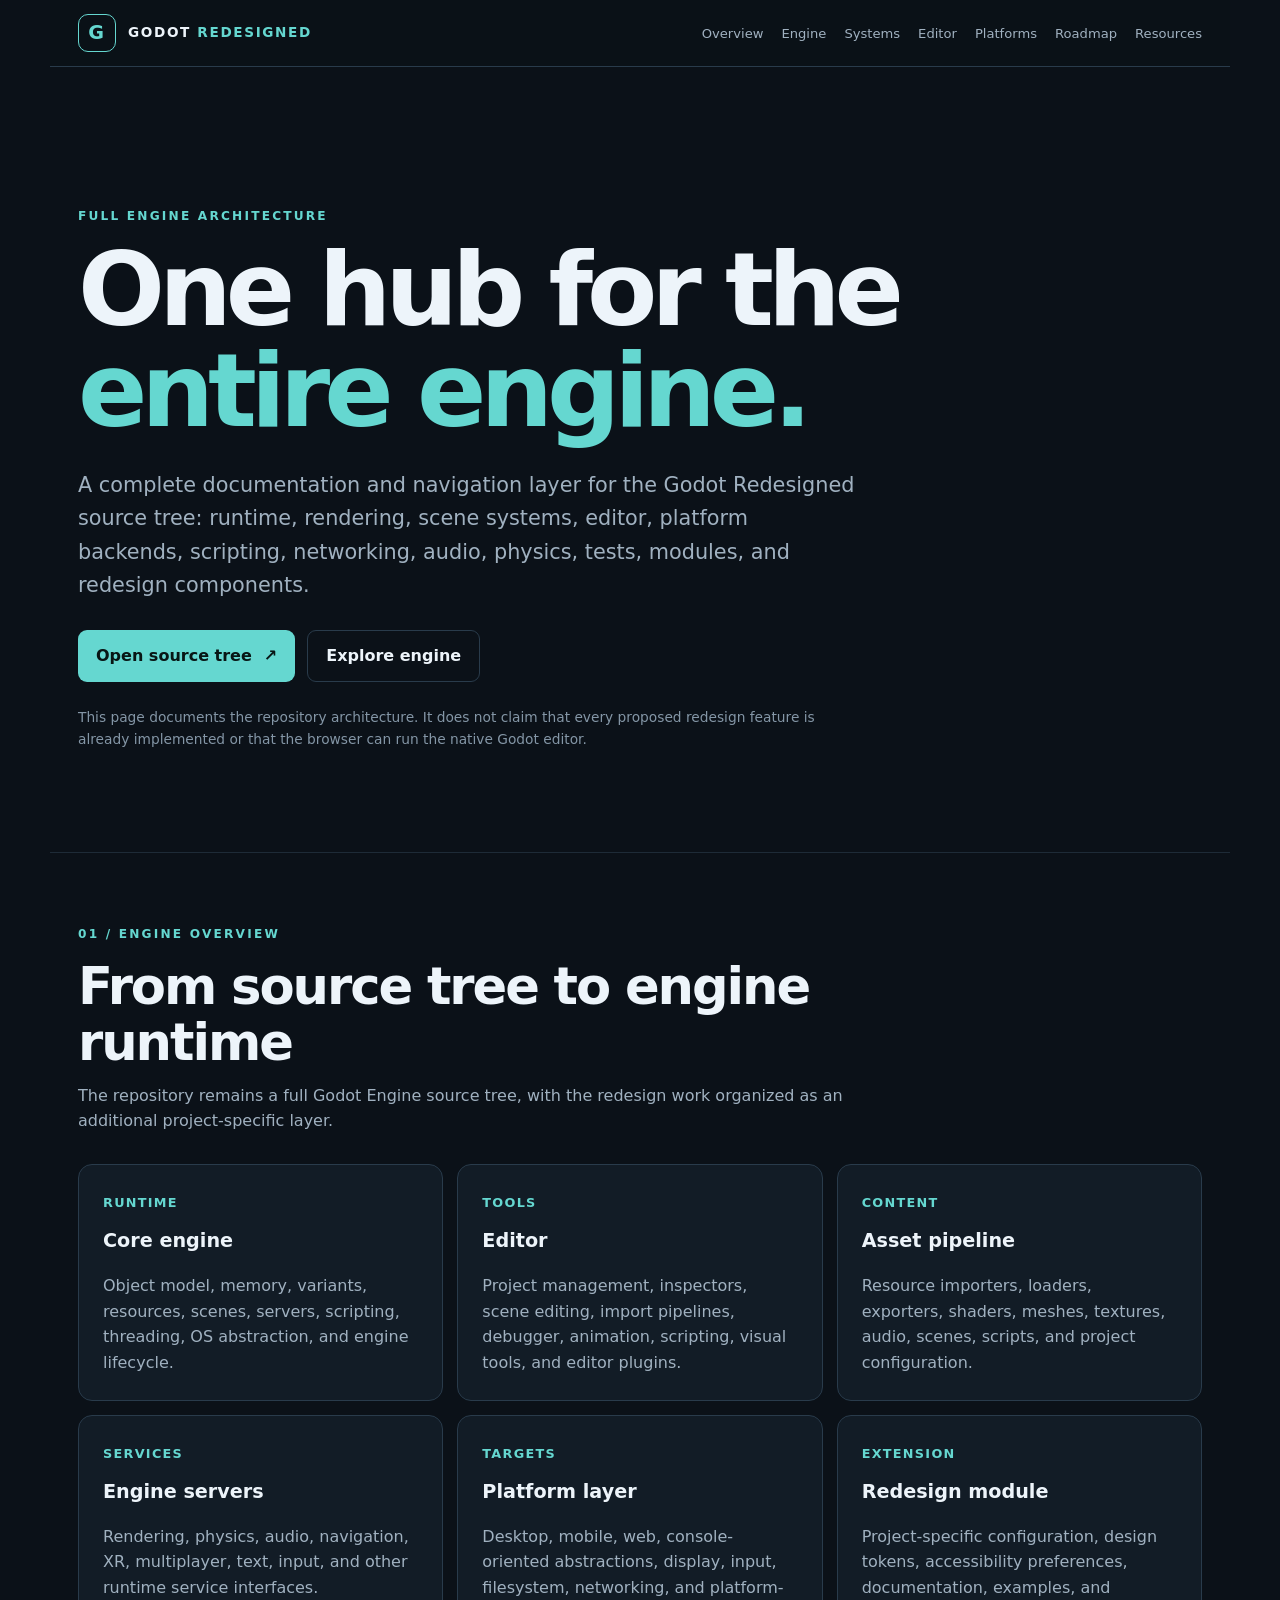
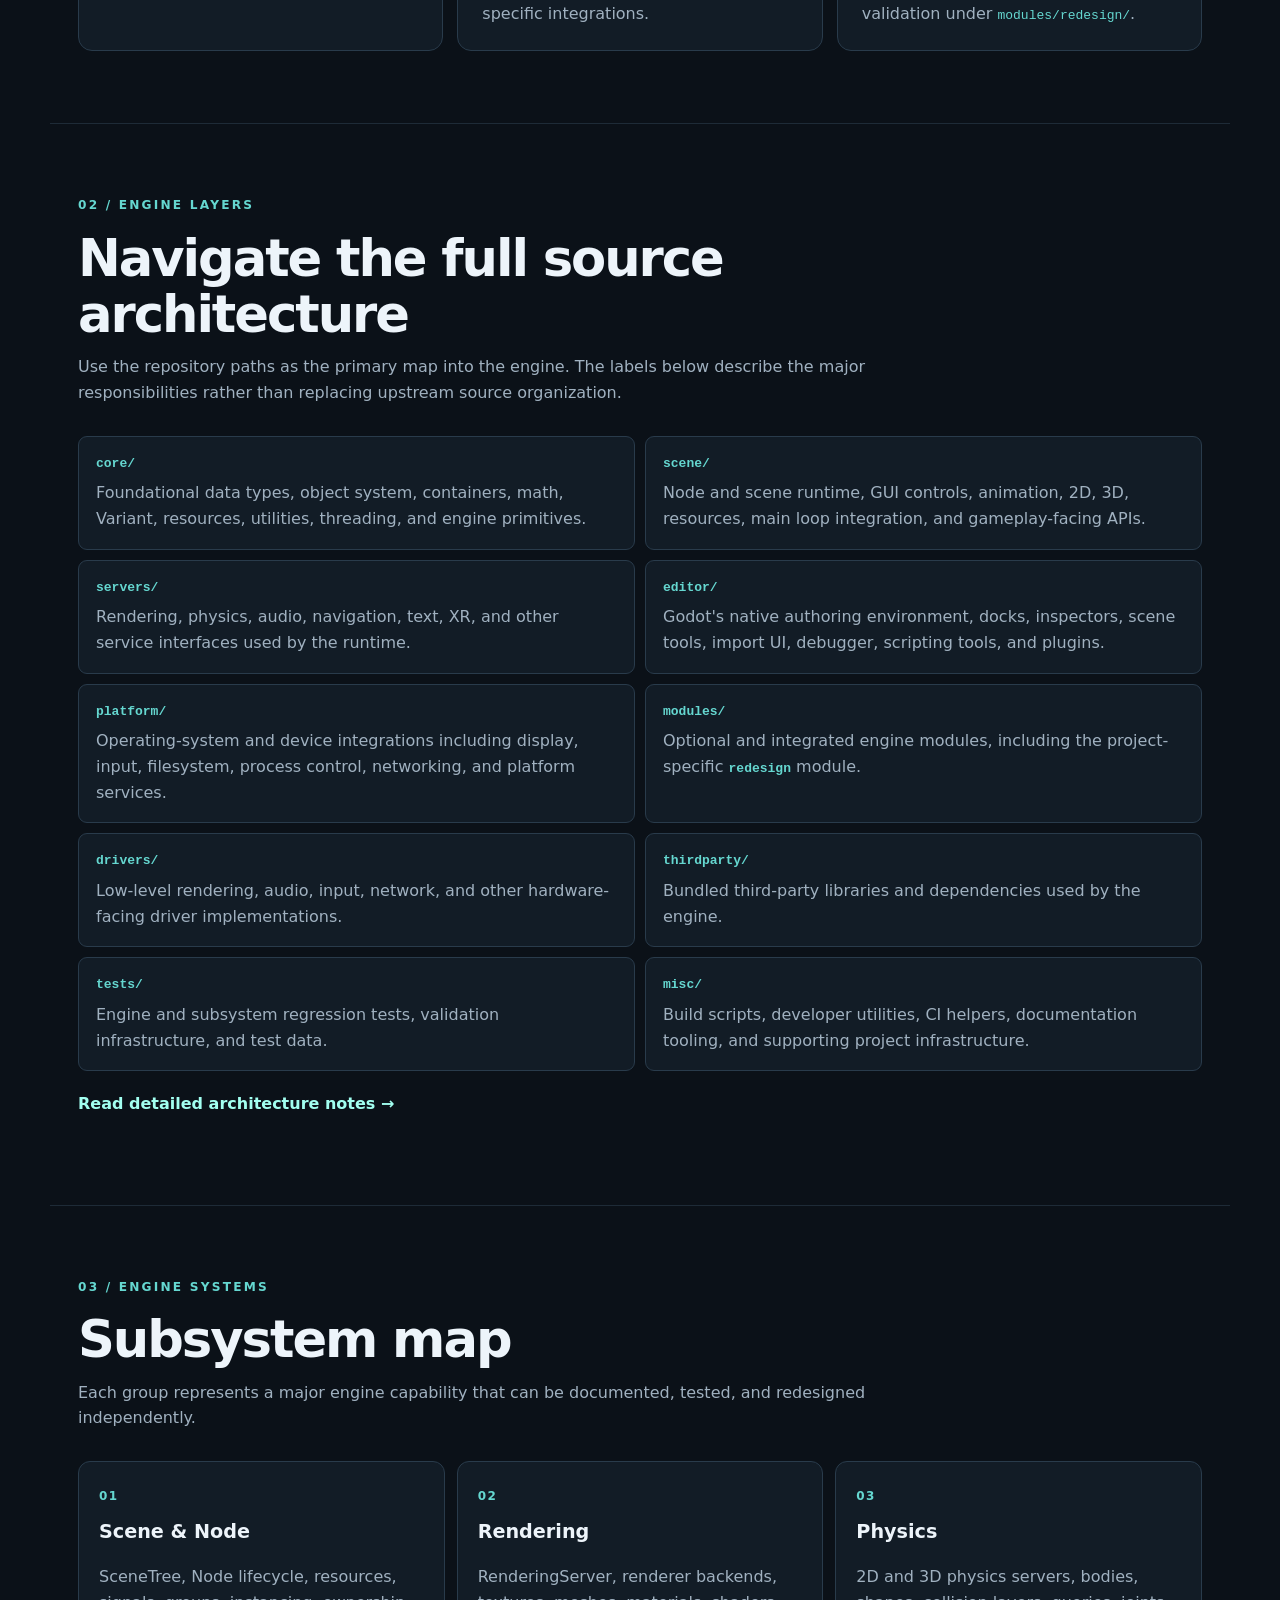
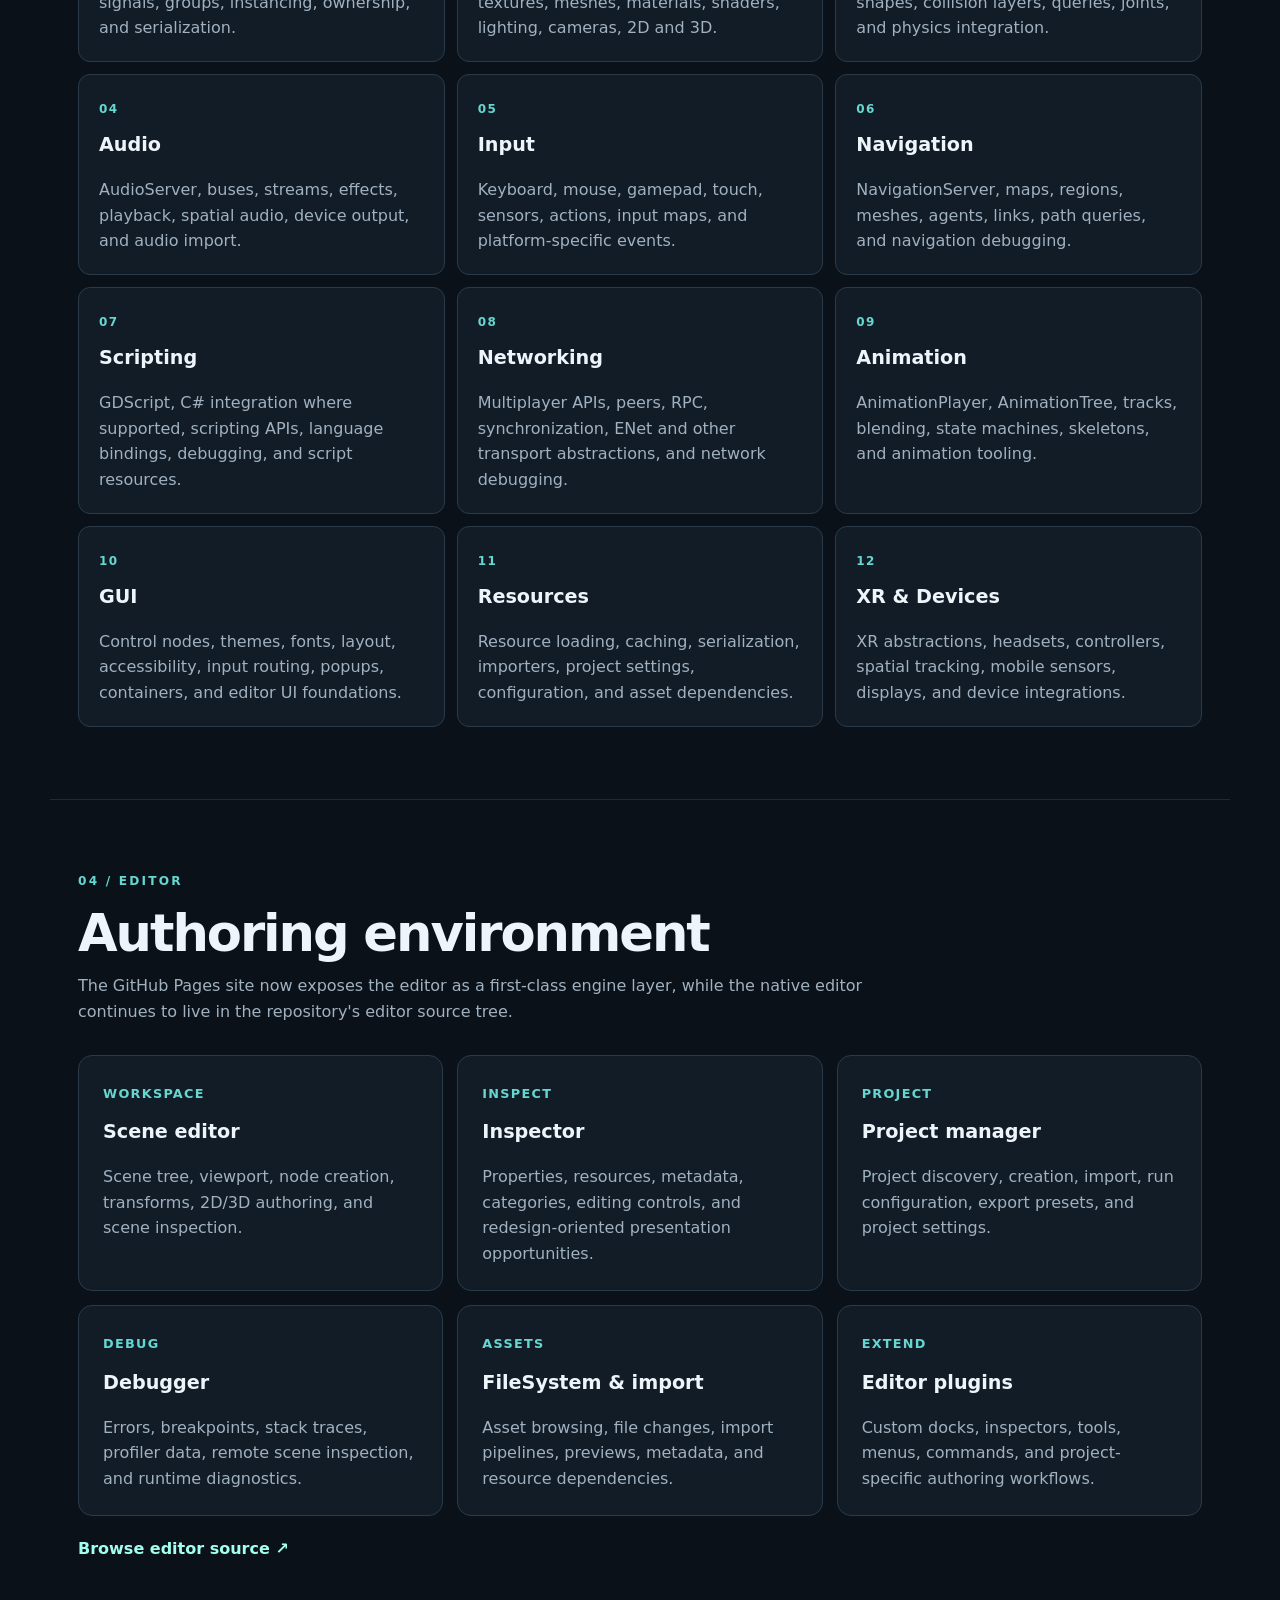
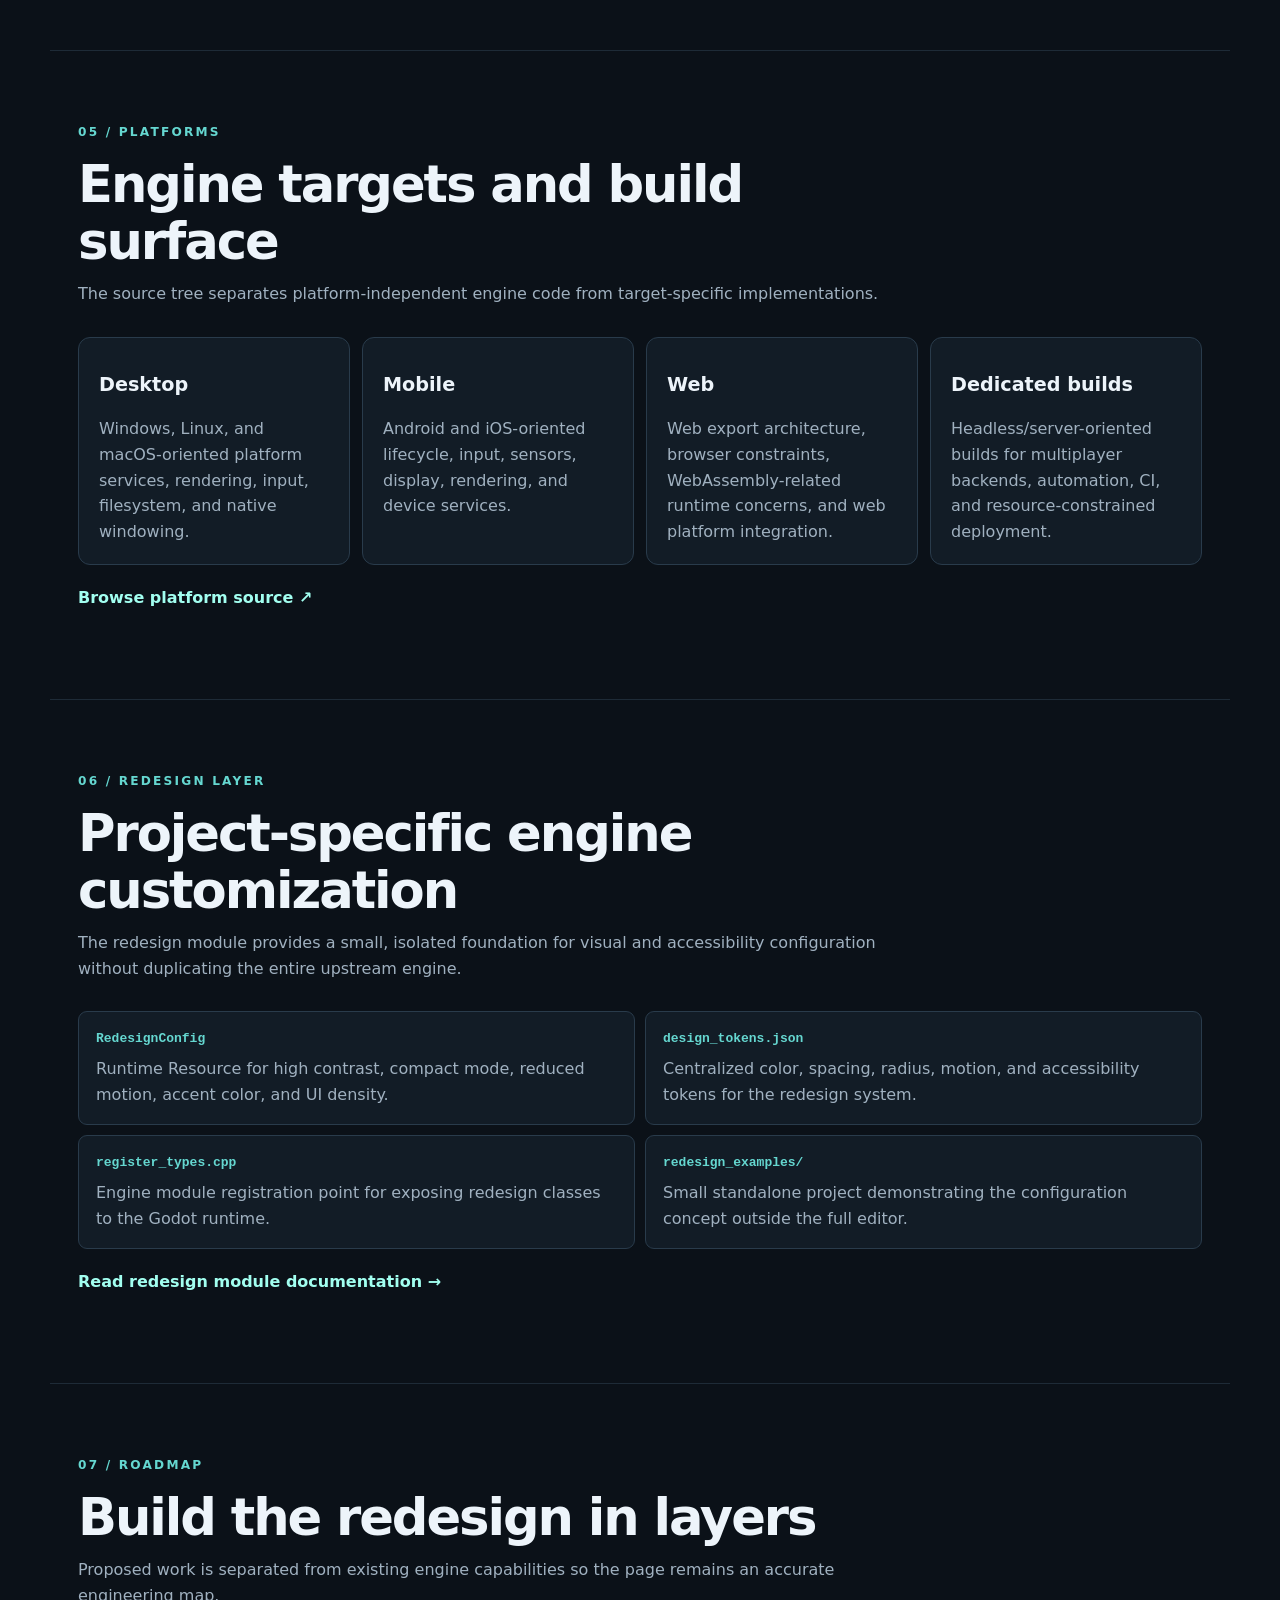
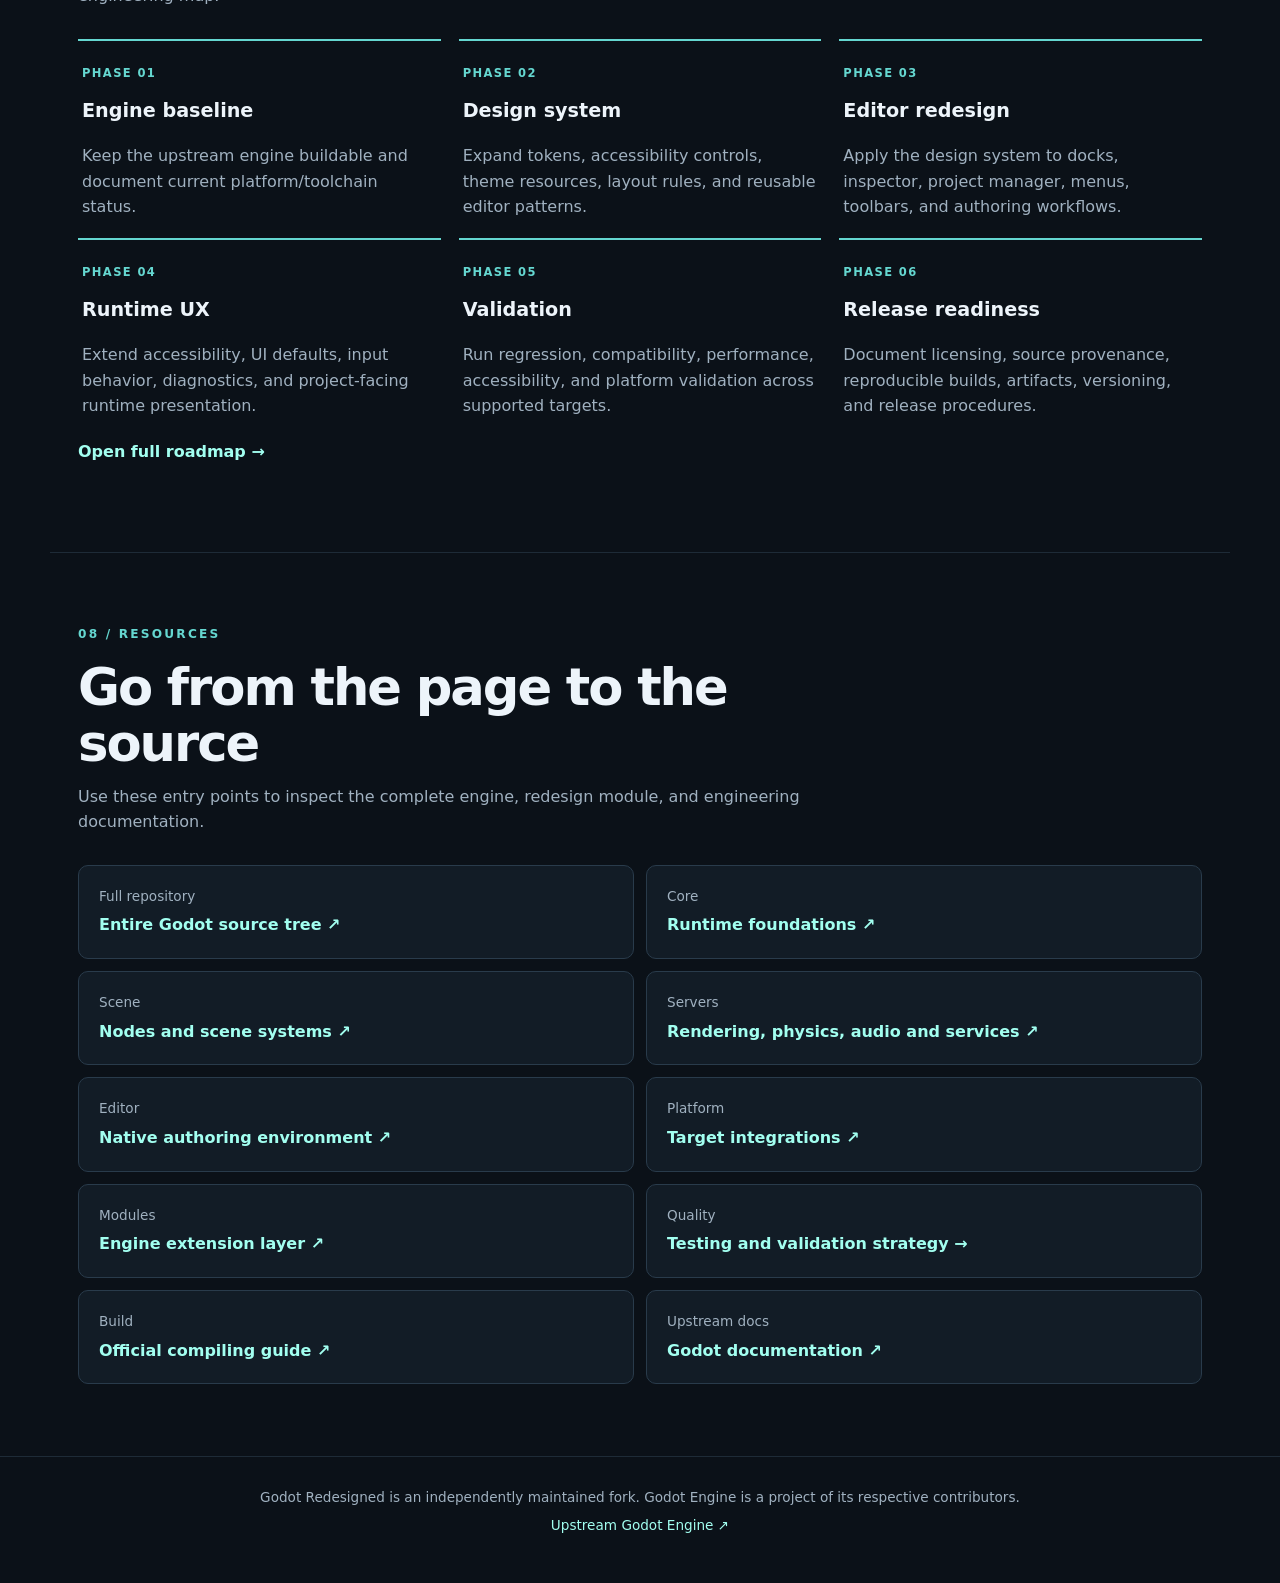
<file: docs/index.html>
<!doctype html>
<html lang="en">
<head>
  <meta charset="utf-8">
  <meta name="viewport" content="width=device-width, initial-scale=1">
  <meta name="theme-color" content="#101821">
  <meta name="description" content="Godot Redesigned full engine architecture, systems, tools, documentation, and development hub.">
  <title>Godot Redesigned — Full Engine Hub</title>
  <link rel="stylesheet" href="style.css">
</head>
<body>
  <header class="site-header">
    <a class="brand" href="#top" aria-label="Godot Redesigned home">
      <span class="brand-mark" aria-hidden="true">G</span>
      <span>GODOT <strong>REDESIGNED</strong></span>
    </a>
    <nav aria-label="Main navigation">
      <a href="#overview">Overview</a>
      <a href="#engine">Engine</a>
      <a href="#systems">Systems</a>
      <a href="#editor">Editor</a>
      <a href="#platforms">Platforms</a>
      <a href="#roadmap">Roadmap</a>
      <a href="#resources">Resources</a>
    </nav>
  </header>

  <main id="top">
    <section class="hero">
      <p class="eyebrow">FULL ENGINE ARCHITECTURE</p>
      <h1>One hub for the<br><span>entire engine.</span></h1>
      <p class="hero-copy">A complete documentation and navigation layer for the Godot Redesigned source tree: runtime, rendering, scene systems, editor, platform backends, scripting, networking, audio, physics, tests, modules, and redesign components.</p>
      <div class="hero-actions">
        <a class="button primary" href="https://github.com/ArkansasIo/godot-redesigned-">Open source tree <span aria-hidden="true">↗</span></a>
        <a class="button secondary" href="#engine">Explore engine</a>
      </div>
      <p class="notice">This page documents the repository architecture. It does not claim that every proposed redesign feature is already implemented or that the browser can run the native Godot editor.</p>
    </section>

    <section id="overview" class="section">
      <div class="section-heading">
        <p class="eyebrow">01 / ENGINE OVERVIEW</p>
        <h2>From source tree to engine runtime</h2>
        <p>The repository remains a full Godot Engine source tree, with the redesign work organized as an additional project-specific layer.</p>
      </div>
      <div class="card-grid">
        <article class="info-card"><span class="number">RUNTIME</span><h3>Core engine</h3><p>Object model, memory, variants, resources, scenes, servers, scripting, threading, OS abstraction, and engine lifecycle.</p></article>
        <article class="info-card"><span class="number">TOOLS</span><h3>Editor</h3><p>Project management, inspectors, scene editing, import pipelines, debugger, animation, scripting, visual tools, and editor plugins.</p></article>
        <article class="info-card"><span class="number">CONTENT</span><h3>Asset pipeline</h3><p>Resource importers, loaders, exporters, shaders, meshes, textures, audio, scenes, scripts, and project configuration.</p></article>
        <article class="info-card"><span class="number">SERVICES</span><h3>Engine servers</h3><p>Rendering, physics, audio, navigation, XR, multiplayer, text, input, and other runtime service interfaces.</p></article>
        <article class="info-card"><span class="number">TARGETS</span><h3>Platform layer</h3><p>Desktop, mobile, web, console-oriented abstractions, display, input, filesystem, networking, and platform-specific integrations.</p></article>
        <article class="info-card"><span class="number">EXTENSION</span><h3>Redesign module</h3><p>Project-specific configuration, design tokens, accessibility preferences, documentation, examples, and validation under <code>modules/redesign/</code>.</p></article>
      </div>
    </section>

    <section id="engine" class="section architecture">
      <div class="section-heading">
        <p class="eyebrow">02 / ENGINE LAYERS</p>
        <h2>Navigate the full source architecture</h2>
        <p>Use the repository paths as the primary map into the engine. The labels below describe the major responsibilities rather than replacing upstream source organization.</p>
      </div>
      <div class="architecture-list">
        <div><code>core/</code><span>Foundational data types, object system, containers, math, Variant, resources, utilities, threading, and engine primitives.</span></div>
        <div><code>scene/</code><span>Node and scene runtime, GUI controls, animation, 2D, 3D, resources, main loop integration, and gameplay-facing APIs.</span></div>
        <div><code>servers/</code><span>Rendering, physics, audio, navigation, text, XR, and other service interfaces used by the runtime.</span></div>
        <div><code>editor/</code><span>Godot's native authoring environment, docks, inspectors, scene tools, import UI, debugger, scripting tools, and plugins.</span></div>
        <div><code>platform/</code><span>Operating-system and device integrations including display, input, filesystem, process control, networking, and platform services.</span></div>
        <div><code>modules/</code><span>Optional and integrated engine modules, including the project-specific <code>redesign</code> module.</span></div>
        <div><code>drivers/</code><span>Low-level rendering, audio, input, network, and other hardware-facing driver implementations.</span></div>
        <div><code>thirdparty/</code><span>Bundled third-party libraries and dependencies used by the engine.</span></div>
        <div><code>tests/</code><span>Engine and subsystem regression tests, validation infrastructure, and test data.</span></div>
        <div><code>misc/</code><span>Build scripts, developer utilities, CI helpers, documentation tooling, and supporting project infrastructure.</span></div>
      </div>
      <p class="text-link"><a href="../project_docs/ARCHITECTURE.md">Read detailed architecture notes →</a></p>
    </section>

    <section id="systems" class="section">
      <div class="section-heading">
        <p class="eyebrow">03 / ENGINE SYSTEMS</p>
        <h2>Subsystem map</h2>
        <p>Each group represents a major engine capability that can be documented, tested, and redesigned independently.</p>
      </div>
      <div class="system-grid">
        <article><span>01</span><h3>Scene &amp; Node</h3><p>SceneTree, Node lifecycle, resources, signals, groups, instancing, ownership, and serialization.</p></article>
        <article><span>02</span><h3>Rendering</h3><p>RenderingServer, renderer backends, textures, meshes, materials, shaders, lighting, cameras, 2D and 3D.</p></article>
        <article><span>03</span><h3>Physics</h3><p>2D and 3D physics servers, bodies, shapes, collision layers, queries, joints, and physics integration.</p></article>
        <article><span>04</span><h3>Audio</h3><p>AudioServer, buses, streams, effects, playback, spatial audio, device output, and audio import.</p></article>
        <article><span>05</span><h3>Input</h3><p>Keyboard, mouse, gamepad, touch, sensors, actions, input maps, and platform-specific events.</p></article>
        <article><span>06</span><h3>Navigation</h3><p>NavigationServer, maps, regions, meshes, agents, links, path queries, and navigation debugging.</p></article>
        <article><span>07</span><h3>Scripting</h3><p>GDScript, C# integration where supported, scripting APIs, language bindings, debugging, and script resources.</p></article>
        <article><span>08</span><h3>Networking</h3><p>Multiplayer APIs, peers, RPC, synchronization, ENet and other transport abstractions, and network debugging.</p></article>
        <article><span>09</span><h3>Animation</h3><p>AnimationPlayer, AnimationTree, tracks, blending, state machines, skeletons, and animation tooling.</p></article>
        <article><span>10</span><h3>GUI</h3><p>Control nodes, themes, fonts, layout, accessibility, input routing, popups, containers, and editor UI foundations.</p></article>
        <article><span>11</span><h3>Resources</h3><p>Resource loading, caching, serialization, importers, project settings, configuration, and asset dependencies.</p></article>
        <article><span>12</span><h3>XR &amp; Devices</h3><p>XR abstractions, headsets, controllers, spatial tracking, mobile sensors, displays, and device integrations.</p></article>
      </div>
    </section>

    <section id="editor" class="section architecture">
      <div class="section-heading">
        <p class="eyebrow">04 / EDITOR</p>
        <h2>Authoring environment</h2>
        <p>The GitHub Pages site now exposes the editor as a first-class engine layer, while the native editor continues to live in the repository's editor source tree.</p>
      </div>
      <div class="card-grid">
        <article class="info-card"><span class="number">WORKSPACE</span><h3>Scene editor</h3><p>Scene tree, viewport, node creation, transforms, 2D/3D authoring, and scene inspection.</p></article>
        <article class="info-card"><span class="number">INSPECT</span><h3>Inspector</h3><p>Properties, resources, metadata, categories, editing controls, and redesign-oriented presentation opportunities.</p></article>
        <article class="info-card"><span class="number">PROJECT</span><h3>Project manager</h3><p>Project discovery, creation, import, run configuration, export presets, and project settings.</p></article>
        <article class="info-card"><span class="number">DEBUG</span><h3>Debugger</h3><p>Errors, breakpoints, stack traces, profiler data, remote scene inspection, and runtime diagnostics.</p></article>
        <article class="info-card"><span class="number">ASSETS</span><h3>FileSystem &amp; import</h3><p>Asset browsing, file changes, import pipelines, previews, metadata, and resource dependencies.</p></article>
        <article class="info-card"><span class="number">EXTEND</span><h3>Editor plugins</h3><p>Custom docks, inspectors, tools, menus, commands, and project-specific authoring workflows.</p></article>
      </div>
      <p class="text-link"><a href="https://github.com/ArkansasIo/godot-redesigned-/tree/master/editor">Browse editor source ↗</a></p>
    </section>

    <section id="platforms" class="section">
      <div class="section-heading">
        <p class="eyebrow">05 / PLATFORMS</p>
        <h2>Engine targets and build surface</h2>
        <p>The source tree separates platform-independent engine code from target-specific implementations.</p>
      </div>
      <div class="platform-grid">
        <article><h3>Desktop</h3><p>Windows, Linux, and macOS-oriented platform services, rendering, input, filesystem, and native windowing.</p></article>
        <article><h3>Mobile</h3><p>Android and iOS-oriented lifecycle, input, sensors, display, rendering, and device services.</p></article>
        <article><h3>Web</h3><p>Web export architecture, browser constraints, WebAssembly-related runtime concerns, and web platform integration.</p></article>
        <article><h3>Dedicated builds</h3><p>Headless/server-oriented builds for multiplayer backends, automation, CI, and resource-constrained deployment.</p></article>
      </div>
      <p class="text-link"><a href="https://github.com/ArkansasIo/godot-redesigned-/tree/master/platform">Browse platform source ↗</a></p>
    </section>

    <section id="redesign" class="section architecture">
      <div class="section-heading">
        <p class="eyebrow">06 / REDESIGN LAYER</p>
        <h2>Project-specific engine customization</h2>
        <p>The redesign module provides a small, isolated foundation for visual and accessibility configuration without duplicating the entire upstream engine.</p>
      </div>
      <div class="architecture-list">
        <div><code>RedesignConfig</code><span>Runtime Resource for high contrast, compact mode, reduced motion, accent color, and UI density.</span></div>
        <div><code>design_tokens.json</code><span>Centralized color, spacing, radius, motion, and accessibility tokens for the redesign system.</span></div>
        <div><code>register_types.cpp</code><span>Engine module registration point for exposing redesign classes to the Godot runtime.</span></div>
        <div><code>redesign_examples/</code><span>Small standalone project demonstrating the configuration concept outside the full editor.</span></div>
      </div>
      <p class="text-link"><a href="../project_docs/REDESIGN_MODULE.md">Read redesign module documentation →</a></p>
    </section>

    <section id="roadmap" class="section">
      <div class="section-heading">
        <p class="eyebrow">07 / ROADMAP</p>
        <h2>Build the redesign in layers</h2>
        <p>Proposed work is separated from existing engine capabilities so the page remains an accurate engineering map.</p>
      </div>
      <div class="timeline">
        <article><span>PHASE 01</span><h3>Engine baseline</h3><p>Keep the upstream engine buildable and document current platform/toolchain status.</p></article>
        <article><span>PHASE 02</span><h3>Design system</h3><p>Expand tokens, accessibility controls, theme resources, layout rules, and reusable editor patterns.</p></article>
        <article><span>PHASE 03</span><h3>Editor redesign</h3><p>Apply the design system to docks, inspector, project manager, menus, toolbars, and authoring workflows.</p></article>
        <article><span>PHASE 04</span><h3>Runtime UX</h3><p>Extend accessibility, UI defaults, input behavior, diagnostics, and project-facing runtime presentation.</p></article>
        <article><span>PHASE 05</span><h3>Validation</h3><p>Run regression, compatibility, performance, accessibility, and platform validation across supported targets.</p></article>
        <article><span>PHASE 06</span><h3>Release readiness</h3><p>Document licensing, source provenance, reproducible builds, artifacts, versioning, and release procedures.</p></article>
      </div>
      <p class="text-link"><a href="../project_docs/ROADMAP.md">Open full roadmap →</a></p>
    </section>

    <section id="resources" class="section resources">
      <div class="section-heading">
        <p class="eyebrow">08 / RESOURCES</p>
        <h2>Go from the page to the source</h2>
        <p>Use these entry points to inspect the complete engine, redesign module, and engineering documentation.</p>
      </div>
      <div class="resource-links">
        <a href="https://github.com/ArkansasIo/godot-redesigned-"><span>Full repository</span><strong>Entire Godot source tree ↗</strong></a>
        <a href="https://github.com/ArkansasIo/godot-redesigned-/tree/master/core"><span>Core</span><strong>Runtime foundations ↗</strong></a>
        <a href="https://github.com/ArkansasIo/godot-redesigned-/tree/master/scene"><span>Scene</span><strong>Nodes and scene systems ↗</strong></a>
        <a href="https://github.com/ArkansasIo/godot-redesigned-/tree/master/servers"><span>Servers</span><strong>Rendering, physics, audio and services ↗</strong></a>
        <a href="https://github.com/ArkansasIo/godot-redesigned-/tree/master/editor"><span>Editor</span><strong>Native authoring environment ↗</strong></a>
        <a href="https://github.com/ArkansasIo/godot-redesigned-/tree/master/platform"><span>Platform</span><strong>Target integrations ↗</strong></a>
        <a href="https://github.com/ArkansasIo/godot-redesigned-/tree/master/modules"><span>Modules</span><strong>Engine extension layer ↗</strong></a>
        <a href="../project_docs/TESTING.md"><span>Quality</span><strong>Testing and validation strategy →</strong></a>
        <a href="https://docs.godotengine.org/en/latest/engine_details/development/compiling/"><span>Build</span><strong>Official compiling guide ↗</strong></a>
        <a href="https://docs.godotengine.org/"><span>Upstream docs</span><strong>Godot documentation ↗</strong></a>
      </div>
    </section>
  </main>

  <footer>
    <p>Godot Redesigned is an independently maintained fork. Godot Engine is a project of its respective contributors.</p>
    <p><a href="https://github.com/godotengine/godot">Upstream Godot Engine ↗</a></p>
  </footer>
</body>
</html>
</file>
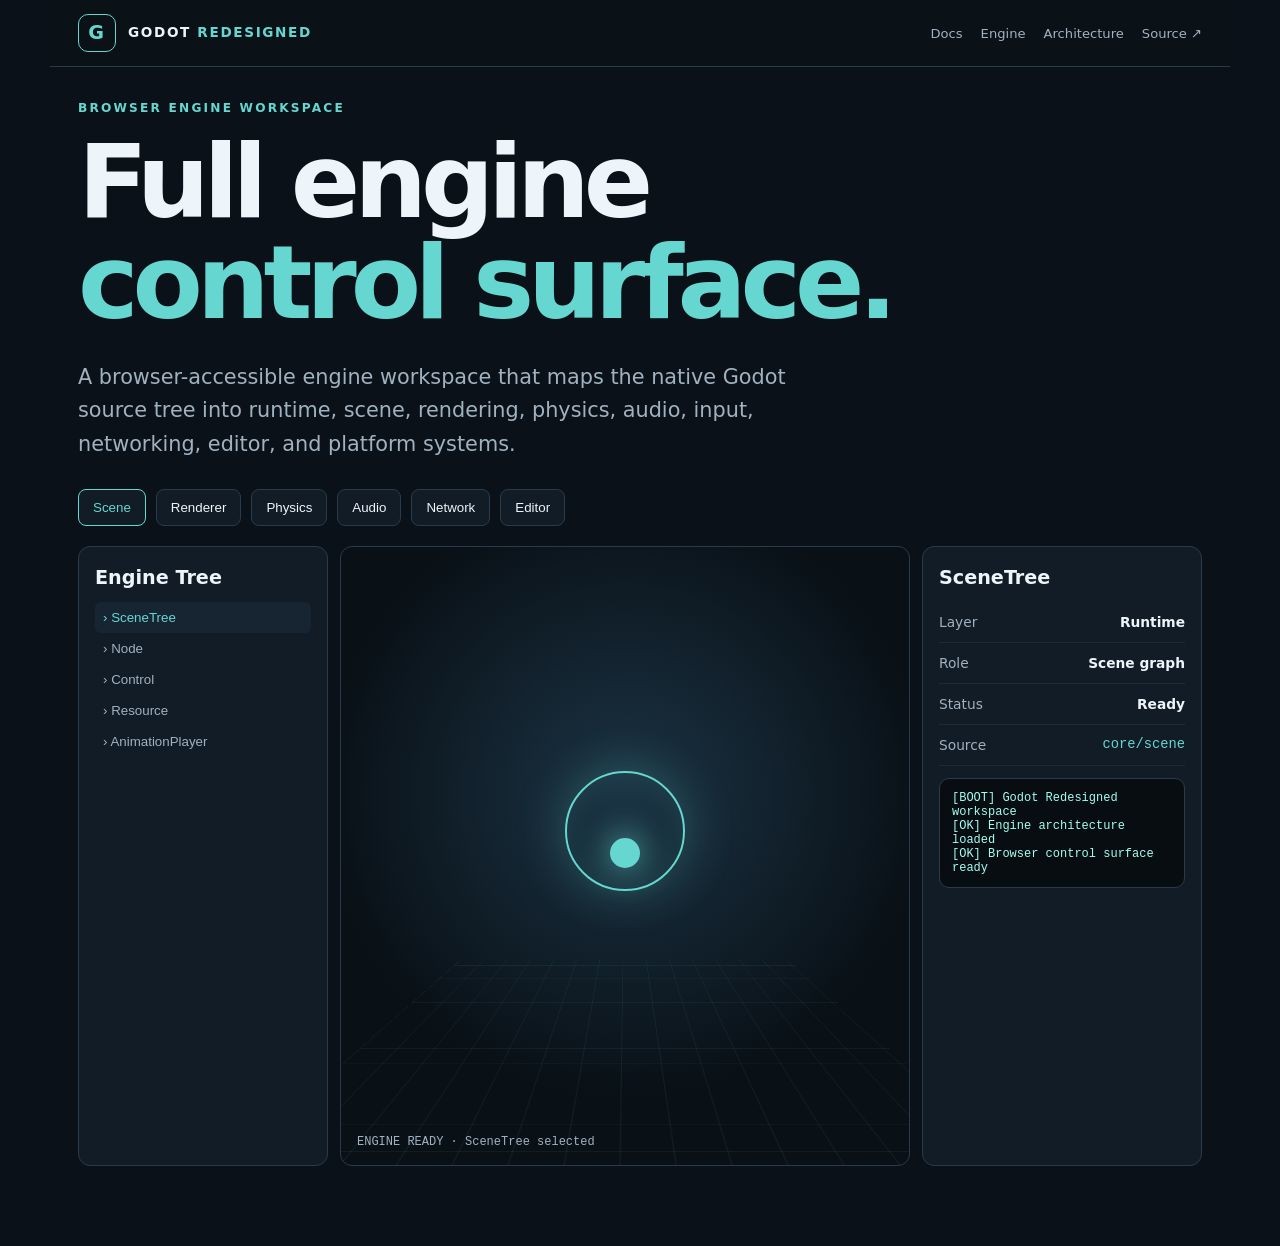
<file: docs/engine.html>
<!doctype html>
<html lang="en">
<head>
<meta charset="utf-8"><meta name="viewport" content="width=device-width,initial-scale=1">
<title>Godot Redesigned — Engine Workspace</title>
<link rel="stylesheet" href="style.css">
<style>
.workspace{max-width:1180px;margin:auto;padding:32px 28px 80px}.toolbar{display:flex;gap:10px;flex-wrap:wrap;margin:20px 0}.toolbar button{background:#121c26;color:#edf4fa;border:1px solid #293b4b;padding:10px 14px;border-radius:8px;cursor:pointer}.toolbar button.active,.toolbar button:hover{border-color:#65d7d0;color:#65d7d0}.engine-grid{display:grid;grid-template-columns:250px 1fr 280px;gap:12px;min-height:620px}.panel{background:#121c26;border:1px solid #293b4b;border-radius:12px;padding:16px;overflow:auto}.panel h3{margin-top:0}.tree button{display:block;width:100%;text-align:left;background:none;border:0;color:#a0b1c0;padding:8px;border-radius:6px;cursor:pointer}.tree button:hover,.tree button.active{background:#172533;color:#65d7d0}.viewport{min-height:520px;background:radial-gradient(circle at 50% 40%,#1b3344,#091016 65%);position:relative;overflow:hidden}.gridlines{position:absolute;inset:0;background-image:linear-gradient(#65d7d012 1px,transparent 1px),linear-gradient(90deg,#65d7d012 1px,transparent 1px);background-size:40px 40px;transform:perspective(500px) rotateX(55deg) scale(1.4);transform-origin:center bottom}.core{position:absolute;left:50%;top:46%;width:120px;height:120px;transform:translate(-50%,-50%);border:2px solid #65d7d0;border-radius:50%;box-shadow:0 0 50px #65d7d044, inset 0 0 35px #65d7d022;display:grid;place-items:center}.core:after{content:'';width:30px;height:30px;border-radius:50%;background:#65d7d0;box-shadow:0 0 35px #65d7d0}.status{position:absolute;left:16px;bottom:16px;color:#a0b1c0;font:12px ui-monospace,monospace}.inspector-row{display:flex;justify-content:space-between;gap:10px;border-bottom:1px solid #1e2b37;padding:9px 0;font-size:.86rem}.inspector-row span:first-child{color:#a0b1c0}.console{margin-top:12px;background:#080d12;border:1px solid #293b4b;border-radius:10px;padding:12px;font:12px ui-monospace,monospace;color:#a2fff0;min-height:100px}.hidden{display:none}@media(max-width:900px){.engine-grid{grid-template-columns:1fr}.panel{max-height:260px}.viewport{min-height:430px}}
</style>
</head>
<body>
<header class="site-header"><a class="brand" href="index.html"><span class="brand-mark">G</span><span>GODOT <strong>REDESIGNED</strong></span></a><nav><a href="index.html">Docs</a><a href="engine.html">Engine</a><a href="../project_docs/ARCHITECTURE.md">Architecture</a><a href="https://github.com/ArkansasIo/godot-redesigned-">Source ↗</a></nav></header>
<main class="workspace">
<p class="eyebrow">BROWSER ENGINE WORKSPACE</p><h1>Full engine <span>control surface.</span></h1>
<p class="hero-copy">A browser-accessible engine workspace that maps the native Godot source tree into runtime, scene, rendering, physics, audio, input, networking, editor, and platform systems.</p>
<div class="toolbar"><button class="active" data-view="scene">Scene</button><button data-view="render">Renderer</button><button data-view="physics">Physics</button><button data-view="audio">Audio</button><button data-view="network">Network</button><button data-view="editor">Editor</button></div>
<div class="engine-grid">
<aside class="panel"><h3>Engine Tree</h3><div class="tree" id="tree"></div></aside>
<section class="panel viewport"><div class="gridlines"></div><div class="core" id="core"><span></span></div><div class="status" id="status">ENGINE READY · browser workspace · native source mapped</div></section>
<aside class="panel"><h3 id="inspectorTitle">Scene</h3><div id="inspector"></div><div class="console" id="console">[BOOT] Godot Redesigned workspace<br>[OK] Engine architecture loaded<br>[OK] Browser control surface ready</div></aside>
</div>
</main>
<script>
const systems={scene:['SceneTree','Node','Control','Resource','AnimationPlayer'],render:['RenderingServer','Renderer','Mesh','Material','Shader'],physics:['PhysicsServer2D','PhysicsServer3D','Body','Shape','Collision'],audio:['AudioServer','Bus','Stream','Effect','Playback'],network:['MultiplayerAPI','Peer','RPC','Replication','Transport'],editor:['EditorNode','Inspector','SceneDock','FileSystemDock','Debugger']};
const details={SceneTree:['Runtime','Scene graph','Ready'],Node:['Runtime','Base object','Active'],Control:['GUI','Layout node','Active'],Resource:['Core','Serializable asset','Loaded'],AnimationPlayer:['Scene','Animation service','Ready'],RenderingServer:['Server','Rendering backend','Ready'],Renderer:['Rendering','GPU pipeline','Ready'],Mesh:['Rendering','Geometry','Loaded'],Material:['Rendering','Surface state','Loaded'],Shader:['Rendering','GPU program','Ready'],PhysicsServer2D:['Physics','2D service','Ready'],PhysicsServer3D:['Physics','3D service','Ready'],Body:['Physics','Simulation body','Active'],Shape:['Physics','Collision shape','Loaded'],Collision:['Physics','Query system','Ready'],AudioServer:['Audio','Audio service','Ready'],Bus:['Audio','Mixer bus','Active'],Stream:['Audio','Stream resource','Loaded'],Effect:['Audio','DSP effect','Ready'],Playback:['Audio','Playback state','Active'],MultiplayerAPI:['Network','Multiplayer runtime','Ready'],Peer:['Network','Peer connection','Idle'],RPC:['Network','Remote procedure','Ready'],Replication:['Network','State sync','Ready'],Transport:['Network','Transport layer','Ready'],EditorNode:['Editor','Editor root','Ready'],Inspector:['Editor','Property inspector','Ready'],SceneDock:['Editor','Scene authoring','Ready'],FileSystemDock:['Editor','Asset browser','Ready'],Debugger:['Editor','Diagnostics','Ready']};
const tree=document.querySelector('#tree'), inspector=document.querySelector('#inspector'), title=document.querySelector('#inspectorTitle'), core=document.querySelector('#core'), status=document.querySelector('#status');
function select(name){document.querySelectorAll('.tree button').forEach(b=>b.classList.toggle('active',b.dataset.name===name));let d=details[name]||['Engine','Subsystem','Ready'];title.textContent=name;inspector.innerHTML='<div class="inspector-row"><span>Layer</span><strong>'+d[0]+'</strong></div><div class="inspector-row"><span>Role</span><strong>'+d[1]+'</strong></div><div class="inspector-row"><span>Status</span><strong>'+d[2]+'</strong></div><div class="inspector-row"><span>Source</span><code>'+({'RenderingServer':'servers/rendering','PhysicsServer3D':'servers/physics','AudioServer':'servers/audio','MultiplayerAPI':'scene/main','EditorNode':'editor'}[name]||'core/scene')+'</code></div>';status.textContent='ENGINE READY · '+name+' selected';}
function load(view){tree.innerHTML='';systems[view].forEach(n=>{let b=document.createElement('button');b.textContent='› '+n;b.dataset.name=n;b.onclick=()=>select(n);tree.appendChild(b)});select(systems[view][0]);core.style.borderColor=view==='render'?'#65d7d0':view==='physics'?'#a2fff0':'#65d7d0';}
document.querySelectorAll('[data-view]').forEach(b=>b.onclick=()=>{document.querySelectorAll('[data-view]').forEach(x=>x.classList.remove('active'));b.classList.add('active');load(b.dataset.view)});load('scene');
</script>
</body></html>
</file>
<file: docs/style.css>
:root {
  color-scheme: dark;
  --bg: #0b1118;
  --panel: #121c26;
  --panel-light: #172533;
  --border: #293b4b;
  --text: #edf4fa;
  --muted: #a0b1c0;
  --accent: #65d7d0;
  --accent-strong: #a2fff0;
  --max-width: 1180px;
  font-family: Inter, ui-sans-serif, system-ui, -apple-system, BlinkMacSystemFont, "Segoe UI", sans-serif;
}
* { box-sizing: border-box; }
html { scroll-behavior: smooth; scroll-padding-top: 84px; }
body { margin: 0; background: var(--bg); color: var(--text); line-height: 1.6; }
a { color: var(--accent-strong); text-decoration: none; }
a:hover { text-decoration: underline; }
a:focus-visible { outline: 3px solid var(--accent); outline-offset: 4px; }
.site-header { position: sticky; top: 0; z-index: 10; display: flex; align-items: center; justify-content: space-between; gap: 24px; max-width: var(--max-width); margin: auto; padding: 14px 28px; background: rgba(11,17,24,.94); border-bottom: 1px solid var(--border); backdrop-filter: blur(12px); }
.brand { display: inline-flex; align-items: center; gap: 12px; color: var(--text); font-size: .85rem; letter-spacing: .12em; font-weight: 700; white-space: nowrap; }
.brand strong { color: var(--accent); }
.brand-mark { display: grid; place-items: center; width: 38px; height: 38px; border: 1px solid var(--accent); border-radius: 10px; color: var(--accent); font-size: 1.2rem; }
nav { display: flex; flex-wrap: wrap; justify-content: flex-end; gap: 14px 18px; }
nav a { color: var(--muted); font-size: .82rem; }
nav a:hover { color: var(--text); }
.hero { padding: clamp(68px, 12vw, 140px) 28px 88px; max-width: var(--max-width); margin: auto; }
.eyebrow { margin: 0 0 14px; color: var(--accent); font-size: .76rem; letter-spacing: .18em; font-weight: 800; }
h1 { max-width: 950px; margin: 0; font-size: clamp(3rem, 8vw, 6.5rem); line-height: .98; letter-spacing: -.06em; }
h1 span { color: var(--accent); }
.hero-copy { max-width: 780px; color: var(--muted); font-size: clamp(1.05rem, 2vw, 1.3rem); margin: 28px 0; }
.hero-actions { display: flex; flex-wrap: wrap; gap: 12px; }
.button { display: inline-flex; align-items: center; gap: 12px; border-radius: 9px; padding: 12px 18px; font-weight: 750; }
.button.primary { background: var(--accent); color: #081615; }
.button.secondary { border: 1px solid var(--border); color: var(--text); }
.notice { max-width: 760px; color: #8496a6; font-size: .86rem; margin-top: 24px; }
.section { max-width: var(--max-width); margin: auto; padding: 72px 28px; border-top: 1px solid #1e2b37; }
.section-heading { max-width: 820px; margin-bottom: 30px; }
h2 { margin: 0 0 12px; font-size: clamp(2rem, 4vw, 3.25rem); letter-spacing: -.04em; line-height: 1.1; }
.section-heading > p:last-child { color: var(--muted); margin: 0; }
.card-grid { display: grid; grid-template-columns: repeat(3, 1fr); gap: 14px; }
.info-card { min-height: 205px; background: var(--panel); border: 1px solid var(--border); border-radius: 14px; padding: 24px; }
.number { color: var(--accent); font-size: .8rem; font-weight: 800; letter-spacing: .1em; }
h3 { margin: 12px 0 8px; font-size: 1.2rem; }
.info-card p, .timeline p, .system-grid p, .platform-grid p { color: var(--muted); margin-bottom: 0; }
code { color: var(--accent); }
.architecture-list { display: grid; grid-template-columns: repeat(2, 1fr); gap: 10px; }
.architecture-list div { display: flex; flex-direction: column; gap: 6px; padding: 17px; background: var(--panel); border: 1px solid var(--border); border-radius: 9px; }
.architecture-list code { font-weight: 800; }
.architecture-list span { color: var(--muted); }
.text-link { margin-top: 20px; font-weight: 700; }
.system-grid { display: grid; grid-template-columns: repeat(3, 1fr); gap: 12px; }
.system-grid article { min-height: 190px; padding: 20px; background: var(--panel); border: 1px solid var(--border); border-radius: 12px; }
.system-grid article > span { color: var(--accent); font-size: .75rem; font-weight: 800; letter-spacing: .12em; }
.system-grid h3 { margin-top: 10px; }
.timeline { display: grid; grid-template-columns: repeat(3, 1fr); gap: 18px; }
.timeline article { border-top: 2px solid var(--accent); padding: 18px 4px 0; }
.timeline article > span { font-size: .72rem; letter-spacing: .12em; color: var(--accent); font-weight: 800; }
.platform-grid { display: grid; grid-template-columns: repeat(4, 1fr); gap: 12px; }
.platform-grid article { min-height: 180px; padding: 20px; background: var(--panel); border: 1px solid var(--border); border-radius: 12px; }
.resource-links { display: grid; grid-template-columns: repeat(2, 1fr); gap: 12px; }
.resource-links a { display: flex; flex-direction: column; gap: 5px; padding: 20px; border-radius: 10px; border: 1px solid var(--border); background: var(--panel); color: var(--text); }
.resource-links a span { color: var(--muted); font-size: .85rem; }
.resource-links a strong { color: var(--accent-strong); }
footer { border-top: 1px solid #1e2b37; padding: 24px 28px 40px; text-align: center; color: var(--muted); font-size: .85rem; }
footer p { margin: 6px; }
@media (max-width: 920px) {
  .site-header { align-items: flex-start; flex-direction: column; }
  nav { justify-content: flex-start; }
  .card-grid, .system-grid { grid-template-columns: repeat(2, 1fr); }
  .platform-grid { grid-template-columns: repeat(2, 1fr); }
  .timeline { grid-template-columns: repeat(2, 1fr); }
}
@media (max-width: 650px) {
  .card-grid, .system-grid, .platform-grid, .timeline, .architecture-list, .resource-links { grid-template-columns: 1fr; }
  .site-header { position: relative; }
}
@media (prefers-reduced-motion: reduce) {
  html { scroll-behavior: auto; }
  *, *::before, *::after { animation-duration: .01ms !important; animation-iteration-count: 1 !important; transition-duration: .01ms !important; }
}
</file>
